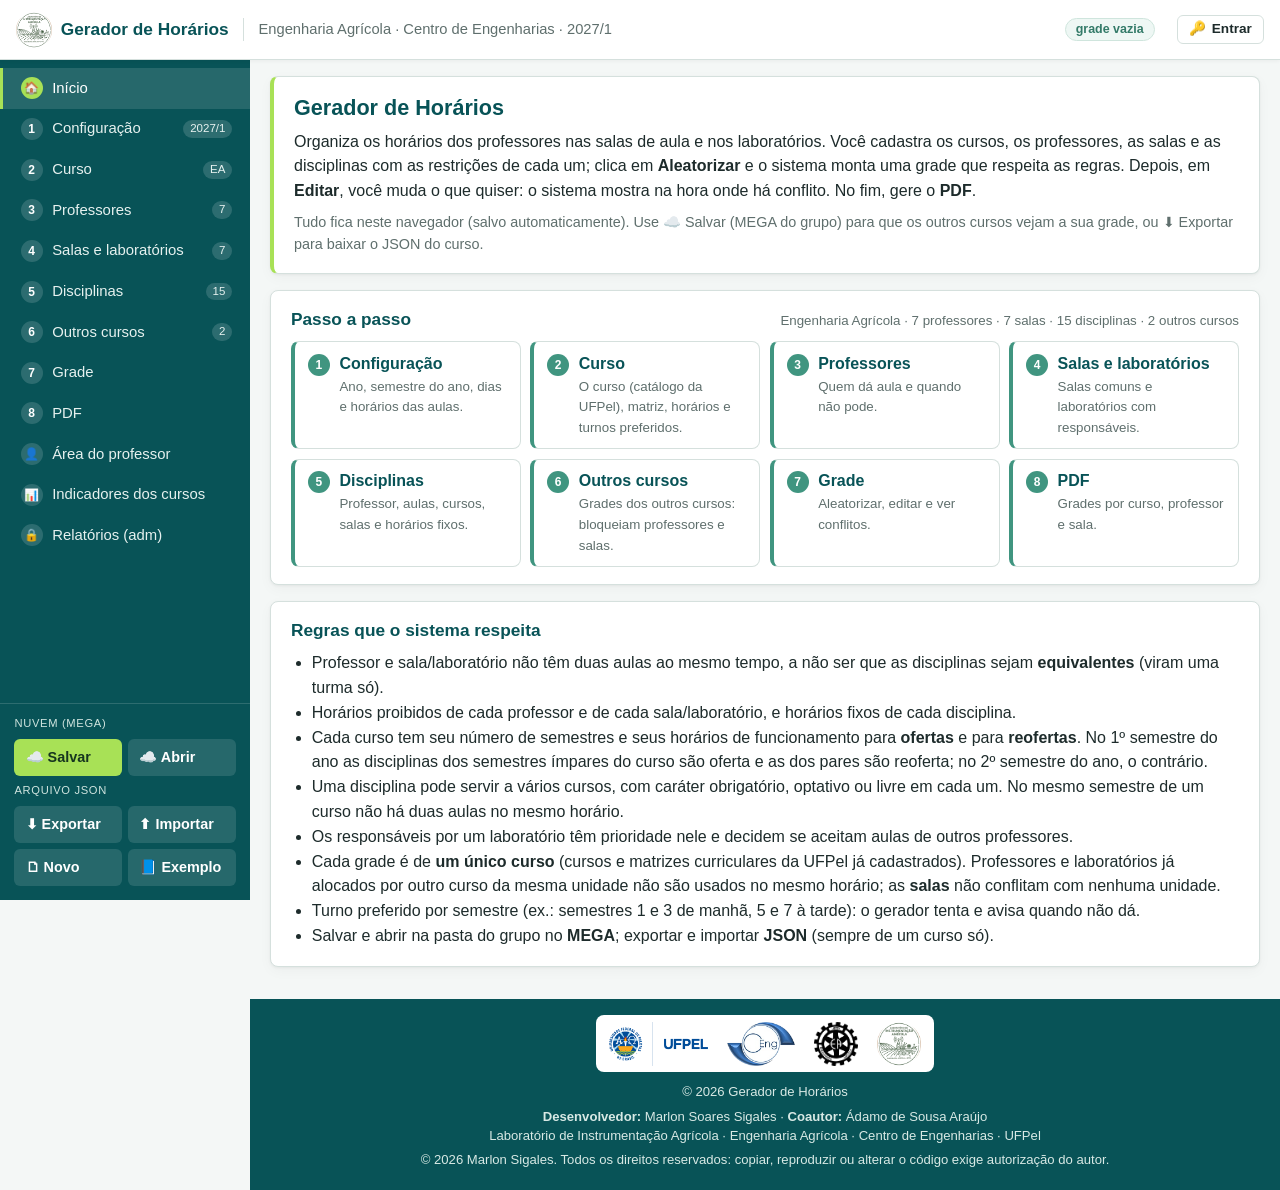
<file: index.html>
<!DOCTYPE html>
<!-- © 2026 Gerador de Horários — Marlon Sigales. Todos os direitos reservados; copiar, reproduzir ou alterar exige autorização do autor (ver LICENSE). -->
<html lang="pt-BR">
<head>
    <meta charset="UTF-8">
    <meta name="viewport" content="width=device-width, initial-scale=1.0">
    <title>Gerador de Horários</title>
    <meta name="description" content="Organiza os horários de professores em salas de aula e laboratórios: cadastro das restrições, geração aleatória, edição com conflitos destacados e PDF. Roda no navegador.">
    <link rel="icon" type="image/png" href="img/icone-instagri.png">
    <link rel="apple-touch-icon" href="img/icone-instagri-180.png">
    <link rel="stylesheet" href="css/style.css?v=20261117r">
</head>
<body>
    <header class="topbar">
        <button type="button" class="sidebar-toggle" aria-label="Abrir o menu" aria-expanded="false"></button>
        <a href="#inicio" class="topbar-marca" title="Início">
            <img src="img/logos/lia.png" alt="" height="36">
            <span>Gerador de Horários</span>
        </a>
        <span class="topbar-projeto" id="topbar-projeto">Engenharia Agrícola · CEng/UFPel</span>
        <a href="#grade" class="topbar-selo" id="topbar-selo" title="Situação da grade"></a>
        <button type="button" class="btn btn-secondary btn-sm" id="topbar-entrar" data-acao="entrar" style="margin-left:.5rem;white-space:nowrap">🔑 Entrar</button>
    </header>

    <div class="app-corpo">
        <aside class="sidebar" id="sidebar">
            <nav id="sidebar-nav" aria-label="Etapas"></nav>
            <div class="sidebar-arquivo">
                <span class="sidebar-arquivo-rotulo">Nuvem (MEGA)</span>
                <div class="sidebar-arquivo-linha">
                    <button type="button" class="sidebar-arquivo-btn" data-acao="mega-salvar" title="Salva uma versão nova deste curso na pasta do MEGA do grupo">☁️ Salvar</button>
                    <button type="button" class="sidebar-arquivo-btn secundario" data-acao="mega-abrir" title="Abre a grade de um curso salva no MEGA">☁️ Abrir</button>
                </div>
                <span class="sidebar-arquivo-rotulo">Arquivo JSON</span>
                <div class="sidebar-arquivo-linha">
                    <button type="button" class="sidebar-arquivo-btn secundario" data-acao="exportar-json" title="Baixa um .json só com este curso (cadastros e grade)">⬇ Exportar</button>
                    <button type="button" class="sidebar-arquivo-btn secundario" data-acao="importar-json" title="Abre um .json: como a grade deste curso ou como outro curso (bloqueios)">⬆ Importar</button>
                </div>
                <div class="sidebar-arquivo-linha">
                    <button type="button" class="sidebar-arquivo-btn secundario" data-acao="novo" title="Começa a grade de um curso do zero">🗋 Novo</button>
                    <button type="button" class="sidebar-arquivo-btn secundario" data-acao="exemplo" title="Carrega o exemplo pronto">📘 Exemplo</button>
                </div>
                <input type="file" id="arquivo-entrada" accept=".json,application/json" hidden>
            </div>
        </aside>
        <div class="sidebar-fundo" data-acao="fechar-menu"></div>

        <div class="app-conteudo">
            <main class="main-content" id="app" tabindex="-1">
                <div class="container">

                    <section class="pagina" id="p-inicio" data-titulo="Início">
                        <div class="card card-intro">
                            <h1>Gerador de Horários</h1>
                            <p>Organiza os horários dos professores nas salas de aula e nos laboratórios. Você cadastra os cursos, os
                                professores, as salas e as disciplinas com as restrições de cada um; clica em <b>Aleatorizar</b> e o
                                sistema monta uma grade que respeita as regras. Depois, em <b>Editar</b>, você muda o que quiser:
                                o sistema mostra na hora onde há conflito. No fim, gere o <b>PDF</b>.</p>
                            <p class="muted">Tudo fica neste navegador (salvo automaticamente). Use ☁️ Salvar (MEGA do grupo) para que os outros cursos vejam a sua grade, ou ⬇ Exportar para baixar o JSON do curso.</p>
                        </div>
                        <div class="card">
                            <div class="card-topo"><h2>Passo a passo</h2><small id="inicio-resumo"></small></div>
                            <ol class="passos" id="passos"></ol>
                        </div>
                        <div class="card">
                            <h2>Regras que o sistema respeita</h2>
                            <ul>
                                <li>Professor e sala/laboratório não têm duas aulas ao mesmo tempo, a não ser que as disciplinas sejam <b>equivalentes</b> (viram uma turma só).</li>
                                <li>Horários proibidos de cada professor e de cada sala/laboratório, e horários fixos de cada disciplina.</li>
                                <li>Cada curso tem seu número de semestres e seus horários de funcionamento para <b>ofertas</b> e para <b>reofertas</b>.
                                    No 1º semestre do ano as disciplinas dos semestres ímpares do curso são oferta e as dos pares são reoferta; no 2º semestre do ano, o contrário.</li>
                                <li>Uma disciplina pode servir a vários cursos, com caráter obrigatório, optativo ou livre em cada um. No mesmo semestre de um curso não há duas aulas no mesmo horário.</li>
                                <li>Os responsáveis por um laboratório têm prioridade nele e decidem se aceitam aulas de outros professores.</li>
                                <li>Cada grade é de <b>um único curso</b> (cursos e matrizes curriculares da UFPel já cadastrados). Professores e laboratórios já alocados por outro curso
                                    da mesma unidade não são usados no mesmo horário; as <b>salas</b> não conflitam com nenhuma unidade.</li>
                                <li>Turno preferido por semestre (ex.: semestres 1 e 3 de manhã, 5 e 7 à tarde): o gerador tenta e avisa quando não dá.</li>
                                <li>Salvar e abrir na pasta do grupo no <b>MEGA</b>; exportar e importar <b>JSON</b> (sempre de um curso só).</li>
                            </ul>
                        </div>
                    </section>

                    <section class="pagina" id="p-config" data-titulo="Configuração" hidden>
                        <div class="card">
                            <h2>Período, dias e horários</h2>
                            <div class="campos">
                                <label class="campo"><span>Título da grade</span><input type="text" id="cfg-titulo"></label>
                                <label class="campo"><span>Versão da prévia</span><input type="text" id="cfg-versao" placeholder="ex.: V1"><small>"Prévia dos Horários 2026.2 V1".</small></label>
                                <label class="campo"><span>Ano</span><input type="number" id="cfg-ano" min="2000" max="2100"></label>
                                <label class="campo"><span>Semestre do ano (período letivo)</span>
                                    <select id="cfg-metade"><option value="1">1º semestre do ano: semestres ímpares do curso = oferta, pares = reoferta</option><option value="2">2º semestre do ano: semestres pares do curso = oferta, ímpares = reoferta</option></select>
                                </label>
                            </div>
                            <div class="campos"><label class="campo"><span>Divisão padrão das aulas de cada disciplina na semana</span><select id="cfg-divisao"></select>
                                <small>Ex.: 4 aulas — todas seguidas: 4 juntas; em duas partes: 2 + 2 (em dias diferentes, se der). Cada disciplina pode escolher outra no cadastro.</small></label></div>
                            <fieldset><legend>Dias de aula</legend><div class="checks" id="cfg-dias"></div></fieldset>
                            <fieldset><legend>Horários das aulas (um por linha, início-fim)</legend>
                                <textarea id="cfg-horarios" rows="10" spellcheck="false"></textarea>
                                <small>Exemplo: 08:00-08:50. Aulas do mesmo turno com até 20 min de intervalo contam como seguidas (podem formar um bloco). O turno vem do início: manhã antes das 12h, tarde antes das 18h30, noite depois.</small>
                                <p class="muted" style="margin-top:.4rem"><b>Código do horário</b> (padrão UFPel): dia + turno + período no turno. Dia: domingo 1, segunda 2, terça 3, quarta 4, quinta 5, sexta 6, sábado 7.
                                    Turno: manhã 1, tarde 2, noite 3. Ex.: 611 = sexta, manhã, 1º período; 222 = segunda, tarde, 2º período; sexta à tarde, quatro períodos = 621 622 623 624.</p>
                                <div id="cfg-codigos" class="tabela-wrap"></div>
                                <div class="barra" style="margin-top:.5rem"><button type="button" class="btn btn-secondary btn-sm" data-acao="horarios-padrao">Usar horários do CEng/UFPel (50 min)</button></div>
                            </fieldset>
                            <div class="barra"><button type="button" class="btn btn-primary" data-acao="salvar-config">Salvar configuração</button><small class="muted">Mudar dias ou horários mantém o que já foi marcado nos horários que continuam existindo.</small></div>
                        </div>
                        <div class="card" id="card-calendario">
                            <div class="card-topo"><h2>Calendário acadêmico vigente</h2><small id="cal-resumo"></small></div>
                            <p class="muted">Feriados, recessos e pontos facultativos vêm sempre do link do calendário acadêmico vigente da UFPel (CRA). Eles entram no fim do PDF,
                                com os dias letivos e as disciplinas mais prejudicadas pela grade.</p>
                            <div class="campos"><label class="campo" style="grid-column: 1 / -1"><span>Link do calendário acadêmico vigente</span><input type="text" id="cal-url" spellcheck="false"></label></div>
                            <div class="barra">
                                <button type="button" class="btn btn-primary btn-sm" data-acao="cal-buscar">🔎 Buscar no link</button>
                                <a class="btn btn-secondary btn-sm" id="cal-abrir" href="#" target="_blank" rel="noopener">↗ Abrir o link</a>
                                <button type="button" class="btn btn-secondary btn-sm" data-acao="cal-2027">Usar o de 2027 já embutido</button>
                            </div>
                            <details id="cal-colar"><summary style="cursor:pointer;font-weight:600;color:var(--teal)">Se o navegador não deixar ler o link: copie a página e cole aqui</summary>
                                <p class="muted">Abra o link, selecione tudo (Ctrl+A), copie (Ctrl+C) e cole abaixo (Ctrl+V). O app acha as datas e classifica cada uma.</p>
                                <textarea id="cal-texto" rows="6" placeholder="Cole aqui o texto da página do calendário acadêmico"></textarea>
                                <div class="barra" style="margin-top:.4rem"><button type="button" class="btn btn-primary btn-sm" data-acao="cal-ler-texto">Ler o texto colado</button></div>
                            </details>
                            <div class="campos" style="margin-top:.6rem">
                                <label class="campo"><span>1º semestre do ano: início</span><input type="text" id="cal-s1-ini" placeholder="AAAA-MM-DD"></label>
                                <label class="campo"><span>1º semestre do ano: último dia letivo</span><input type="text" id="cal-s1-fim" placeholder="AAAA-MM-DD"></label>
                                <label class="campo"><span>2º semestre do ano: início</span><input type="text" id="cal-s2-ini" placeholder="AAAA-MM-DD"></label>
                                <label class="campo"><span>2º semestre do ano: último dia letivo</span><input type="text" id="cal-s2-fim" placeholder="AAAA-MM-DD"></label>
                            </div>
                            <div class="barra"><button type="button" class="btn btn-secondary btn-sm" data-acao="cal-salvar-datas">Salvar datas do semestre</button></div>
                            <div class="tabela-wrap" id="cal-eventos"></div>
                        </div>
                        <div class="card">
                            <div class="card-topo"><h2>Eventos do curso (semana acadêmica etc.)</h2><div class="barra" style="margin:0">
                                <button type="button" class="btn btn-secondary btn-sm" data-acao="evc-mais">+ Evento</button><button type="button" class="btn btn-primary btn-sm" data-acao="evc-salvar">Salvar</button></div></div>
                            <p class="muted">Datas do curso que não estão no calendário da UFPel. "Sem aula" tira as aulas do curso nesses dias: entram nos dias letivos do PDF e no cronograma dos planos de ensino.
                                Só o curso (coordenação) altera. Ausências de cada professor (congressos, ausências justificadas) ficam na Área do professor.</p>
                            <div id="cal-eventos-curso"></div>
                        </div>
                    </section>

                                    <section class="pagina" id="p-cursos" data-titulo="Curso" hidden>
                        <div class="card">
                            <div class="card-topo"><h2>Curso desta grade</h2></div>
                            <p class="muted">Cada grade é de um único curso. Os outros cursos fazem as grades deles e salvam no MEGA (ou exportam o JSON):
                                os professores e salas que eles já usam ficam bloqueados aqui (página “Outros cursos”).</p>
                            <div id="curso-pagina"></div>
                        </div>
                        <div class="card">
                            <div class="card-topo"><h2>Unidade</h2></div>
                            <p class="muted">Dados da unidade (salas, laboratórios, professores, cursos e calendário — nada individual) para dividir entre os cursos.
                                Importar junta o que falta pelo nome (não apaga nada).</p>
                            <div class="barra">
                                <button type="button" class="btn btn-secondary btn-sm" data-acao="unidade-exportar">⬇ Exportar unidade (JSON)</button>
                                <button type="button" class="btn btn-secondary btn-sm" data-acao="unidade-importar">⬆ Importar unidade (JSON)</button>
                                <button type="button" class="btn btn-primary btn-sm" data-acao="unidade-mega-salvar">☁️ Salvar unidade no MEGA</button>
                                <button type="button" class="btn btn-secondary btn-sm" data-acao="unidade-mega-abrir">☁️ Trazer unidade do MEGA</button>
                            </div>
                        </div>
                    </section>

                    <section class="pagina" id="p-outros" data-titulo="Outros cursos" hidden>
                        <div class="card">
                            <div class="card-topo"><h2>Outros cursos (bloqueios)</h2>
                                <div class="barra" style="margin:0"><button type="button" class="btn btn-primary btn-sm" data-acao="mega-outros">☁️ Buscar no MEGA</button>
                                <button type="button" class="btn btn-secondary btn-sm" data-acao="importar-json-outro">⬆ Importar JSON de outro curso</button></div></div>
                            <ul>
                                <li>Professores e laboratórios já alocados por outro curso <b>da mesma unidade</b> não podem ser usados no mesmo horário.</li>
                                <li>As <b>salas</b> não podem conflitar com nenhum curso, de nenhuma unidade (cada unidade é autônoma para o resto).</li>
                                <li>A mesma disciplina (mesmo código), com o mesmo professor e na mesma sala, vira <b>turma conjunta</b>: é permitido, e o gerador prefere juntar.</li>
                                <li>Professores e salas são reconhecidos pelo <b>nome</b> (sem diferença de maiúsculas e acentos): use o mesmo nome em todos os cursos.</li>
                            </ul>
                            <div class="tabela-wrap" id="lista-outros"></div>
                        </div>
                        <div class="card" id="card-pedidos"></div>
                    </section>

                    <section class="pagina" id="p-professores" data-titulo="Professores" hidden>
                        <div class="card">
                            <div class="card-topo"><h2>Professores</h2><button type="button" class="btn btn-primary btn-sm" data-acao="novo-item" data-tipo="professor">+ Novo professor</button></div>
                            <p class="muted">Marque os horários em que cada professor não pode dar aula.</p>
                            <div class="tabela-wrap" id="lista-professor"></div>
                        </div>
                    </section>

                    <section class="pagina" id="p-salas" data-titulo="Salas e laboratórios" hidden>
                        <div class="card">
                            <div class="card-topo"><h2>Salas e laboratórios</h2><button type="button" class="btn btn-primary btn-sm" data-acao="novo-item" data-tipo="sala">+ Nova sala ou laboratório</button></div>
                            <p class="muted">Os responsáveis por um laboratório têm prioridade nele e decidem se aceitam aulas de outros professores.</p>
                            <div class="tabela-wrap" id="lista-sala"></div>
                        </div>
                    </section>

                    <section class="pagina" id="p-disciplinas" data-titulo="Disciplinas" hidden>
                        <div class="card">
                            <div class="card-topo"><h2>Disciplinas (cadeiras)</h2><button type="button" class="btn btn-primary btn-sm" data-acao="novo-item" data-tipo="disciplina">+ Nova disciplina</button></div>
                            <p class="muted">Cada disciplina tem um professor responsável e pode servir a vários cursos (obrigatória, optativa ou livre em cada um).</p>
                            <div class="campos" style="max-width:640px"><label class="campo"><span>Filtrar</span><input type="text" id="filtro-disc" placeholder="código, nome, professor ou curso"></label></div>
                            <div class="tabela-wrap" id="lista-disciplina"></div>
                        </div>
                    </section>

                    <section class="pagina" id="p-grade" data-titulo="Grade" hidden>
                        <div class="card">
                            <div class="card-topo"><h2>Grade horária</h2><div class="resumo" id="grade-resumo"></div></div>
                            <div class="barra">
                                <button type="button" class="btn btn-primary" data-acao="aleatorizar" title="Sorteia só as aulas que não estão fixadas 🔒 (só o curso)">🎲 Aleatorizar</button>
                                <button type="button" class="btn btn-secondary" data-acao="editar" id="btn-editar" title="Mudar o que foi gerado">✏️ Editar</button>
                                <button type="button" class="btn btn-secondary" data-acao="desfazer" id="btn-desfazer" title="Desfaz a última mudança na grade">↶ Desfazer</button>
                                <button type="button" class="btn btn-secondary" data-acao="destravar-tudo" title="Solta todas as aulas fixadas (o Aleatorizar volta a poder mexer nelas)">🔓 Soltar todas</button>
                                <button type="button" class="btn btn-perigo" data-acao="limpar-grade">Limpar grade</button>
                            </div>
                            <div id="painel-edicao"></div>
                            <div class="visao">
                                <div class="abas" role="tablist" id="visao-abas">
                                    <button type="button" data-visao="curso">Curso e semestre</button>
                                    <button type="button" data-visao="professor">Professor</button>
                                    <button type="button" data-visao="sala">Sala ou laboratório</button>
                                    <button type="button" data-visao="relacao" title="Relação de disciplinas e professores com os códigos de horário (sem grade)">Relação (códigos)</button>
                                </div>
                                <label class="campo"><span id="visao-rotulo">Curso</span><select id="visao-item"></select></label>
                                <label class="campo" id="visao-sem-campo"><span>Semestre</span><select id="visao-semestre"></select></label>
                            </div>
                            <div class="grade-wrap" id="grade-wrap"></div>
                            <div class="legenda" id="legenda"></div>
                        </div>
                        <div class="duas-colunas">
                            <div class="card">
                                <div class="card-topo"><h2>Conflitos</h2><small id="conflitos-conta"></small></div>
                                <ul class="lista-conflitos" id="lista-conflitos"></ul>
                            </div>
                            <div class="card">
                                <div class="card-topo"><h2>Aulas sem lugar</h2><small id="faltam-conta"></small></div>
                                <div id="lista-faltam"></div>
                            </div>
                        </div>
                    </section>

                    <section class="pagina" id="p-professor" data-titulo="Área do professor" hidden>
                        <div id="professor-conteudo"></div>
                    </section>

                    <section class="pagina" id="p-indicadores" data-titulo="Indicadores dos cursos" hidden>
                        <div id="indicadores-conteudo"></div>
                    </section>

                    <section class="pagina" id="p-relatorios" data-titulo="Relatórios internos" hidden>
                        <div id="relatorios-conteudo"></div>
                    </section>

                    <section class="pagina" id="p-pdf" data-titulo="PDF" hidden>
                        <div class="card">
                            <h2>Gerar PDF</h2>
                            <p>O PDF sai em A4 deitado, com uma página por grade e os logos no topo. Escolha o que entra:</p>
                            <fieldset><legend>Conteúdo</legend>
                                <div class="checks" style="flex-direction:column">
                                    <label><input type="checkbox" id="pdf-capa" checked> Capa com o resumo (período, cursos, ofertas e reofertas)</label>
                                    <label><input type="checkbox" id="pdf-curso" checked> Grade de cada curso e semestre (ofertas e reofertas)</label>
                                    <label><input type="checkbox" id="pdf-professor" checked> Grade de cada professor</label>
                                    <label><input type="checkbox" id="pdf-sala" checked> Grade de cada sala e laboratório</label>
                                    <label><input type="checkbox" id="pdf-relacao" checked> Relação de disciplinas e professores por curso e semestre, com os códigos de horário (ex.: 621 622 623 624), sem grade</label>
                                    <label><input type="checkbox" id="pdf-disciplinas" checked> Lista das disciplinas (professor responsável, cursos, salas)</label>
                                    <label><input type="checkbox" id="pdf-previa" checked> Prévia por semestre (turma, professor, CR, vagas para o curso e situação: com horário, sem horário, não será ofertada)</label>
                                    <label><input type="checkbox" id="pdf-pedidos" checked> Pedidos de vagas (feitos e recebidos, com a resposta)</label>
                                    <label><input type="checkbox" id="pdf-demanda" checked> Demanda de salas (turma, horários, vagas, sala)</label>
                                    <label><input type="checkbox" id="pdf-conflitos" checked> Conflitos e aulas sem lugar</label>
                                    <label><input type="checkbox" id="pdf-calendario" checked> No fim: calendário acadêmico vigente — feriados, dias letivos e disciplinas mais prejudicadas</label>
                                    <label><input type="checkbox" id="pdf-vazios"> Incluir semestres, professores e salas sem aula</label>
                                </div>
                            </fieldset>
                            <div class="barra"><button type="button" class="btn btn-primary" data-acao="gerar-pdf">📄 Gerar PDF</button><small class="muted" id="pdf-info"></small></div>
                        </div>
                        <div class="card">
                            <h2>Documento de horários do CEng (.docx)</h2>
                            <p>No padrão do Centro de Engenharias: A4 deitado; capa do colegiado com o calendário; uma página por semestre e uma das optativas, com a grade (código – sigla / nome – turma) e a lista Disciplina, Turma, Professor, SIAPE, Vagas e Observação. No fim, os pedidos de vagas e a demanda de salas.
                                Os dados do colegiado ficam em Curso → Editar; SIAPE e tratamento (Prof./Profa.), no cadastro de cada professor.</p>
                            <div class="barra"><button type="button" class="btn btn-primary" data-acao="docx-ceng">📝 Baixar horários no padrão CEng (.docx)</button></div>
                        </div>
                    </section>

                </div>
            </main>

            <footer class="footer">
                <div class="container">
                    <div class="footer-logos">
                        <img src="img/logos/ufpel.png" alt="Universidade Federal de Pelotas" height="64">
                        <img src="img/logos/ceng.png" alt="Centro de Engenharias - UFPel" height="64">
                        <img src="img/logos/ea.png" alt="Engenharia Agrícola - UFPel" height="64">
                        <img src="img/logos/lia.png" alt="Laboratório de Instrumentação Agrícola - UFPel" height="64">
                    </div>
                    <p>&copy; 2026 Gerador de Horários</p>
                    <p class="footer-credits"><strong>Desenvolvedor:</strong> Marlon Soares Sigales · <strong>Coautor:</strong> Ádamo de Sousa Araújo<br>
                        Laboratório de Instrumentação Agrícola · Engenharia Agrícola · Centro de Engenharias · UFPel</p>
                    <p class="footer-credits">© 2026 Marlon Sigales. Todos os direitos reservados: copiar, reproduzir ou alterar o código exige autorização do autor.</p>
                </div>
            </footer>
        </div>
    </div>

    <dialog class="janela" id="janela"></dialog>
    <div class="aviso-flutuante" id="aviso" role="status" aria-live="polite"></div>

    <script src="js/nucleo.js?v=20261117r"></script>
    <script src="js/matrizes.js?v=20261117r"></script>
    <script src="js/exemplo.js?v=20261117r"></script>
    <script src="js/nuvem.js?v=20261117r"></script>
    <script src="js/planos.js?v=20261117r"></script>
    <script src="js/logos.js?v=20261117r"></script>
    <script src="js/vendor/jspdf.umd.min.js"></script>
    <script src="js/vendor/jspdf.plugin.autotable.min.js"></script>
    <script src="js/vendor/docx.umd.js"></script>
    <script src="js/docx-docs.js?v=20261117r"></script>
    <script src="js/pdf.js?v=20261117r"></script>
    <script src="js/app.js?v=20261117r"></script>
</body>
</html>
</file>
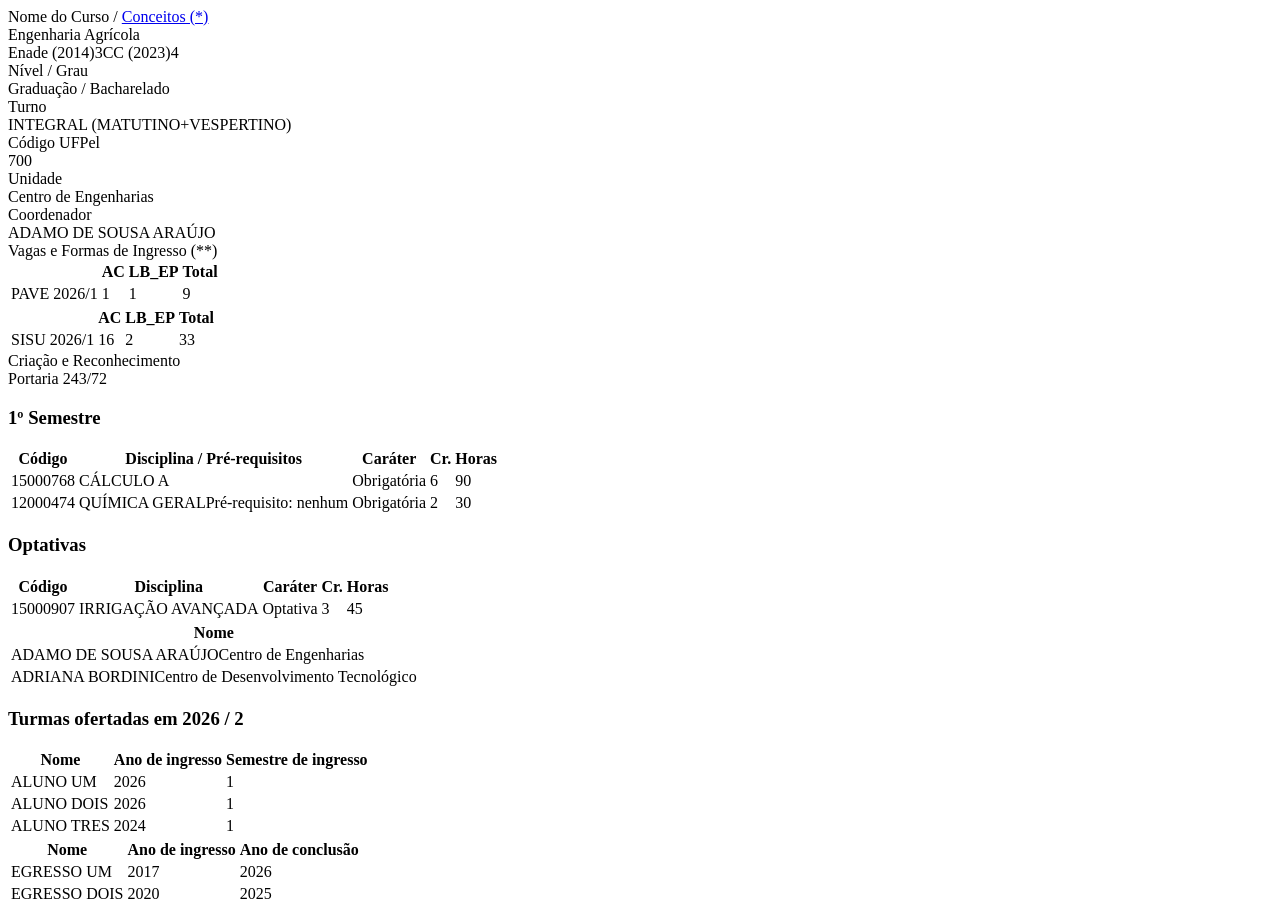
<file: tests/fixtures/curso.html>
<html><body><div class="conteudo-principal">
<div class="ficha-dados"><div class="ficha-label">Nome do Curso / <a class="ref-rodape" href="#notas">Conceitos (*)</a></div> <div class="ficha-campo caps maior cor-texto">Engenharia Agrícola</div>
<div class="ficha-campo curso-conceitos"> <span class="curso-conceito"><span class="curso-conceito-nome">Enade (2014)</span><span class="curso-conceito-nota">3</span></span><span class="curso-conceito"><span class="curso-conceito-nome">CC (2023)</span><span class="curso-conceito-nota">4</span></span> </div>
<div class="ficha-label">Nível / Grau</div> <div class="ficha-campo caps"> Graduação / Bacharelado </div>
<div class="ficha-label">Turno</div> <div class="ficha-campo">INTEGRAL (MATUTINO+VESPERTINO)</div>
<div class="ficha-label">Código UFPel</div> <div class="ficha-campo">700</div>
<div class="ficha-label">Unidade</div> <div class="ficha-campo"><a>Centro de Engenharias</a></div>
<div class="ficha-label">Coordenador</div> <div class="ficha-campo"><a>ADAMO DE SOUSA ARAÚJO</a></div>
<div class="ficha-label">Vagas e Formas de Ingresso (**)</div>
<table class="tabela-fixed"><tr><th></th><th>AC</th><th>LB_EP</th><th>Total</th></tr><tr><td>PAVE 2026/1</td><td>1</td><td>1</td><td>9</td></tr></table>
<table class="tabela-fixed"><tr><th></th><th>AC</th><th>LB_EP</th><th>Total</th></tr><tr><td>SISU 2026/1</td><td>16</td><td>2</td><td>33</td></tr></table>
<div class="ficha-label">Criação e Reconhecimento</div> <div class="ficha-campo">Portaria 243/72</div></div>
<div class="abas-conteudo"><div id="curriculo"><div class="accordion cor-borda open"><h3 class="cor-fundo">1º Semestre</h3><div><table class="tabela-dados"><tbody><tr><th>Código</th><th>Disciplina / Pré-requisitos</th><th>Caráter</th><th>Cr.</th><th>Horas</th></tr><tr><td><a>15000768</a></td><td><a>CÁLCULO A</a></td><td>Obrigatória</td><td>6</td><td>90</td></tr><tr><td><a>12000474</a></td><td><a>QUÍMICA GERAL</a><span>Pré-requisito: nenhum</span></td><td>Obrigatória</td><td>2</td><td>30</td></tr></tbody></table></div></div>
<div class="accordion cor-borda"><h3 class="cor-fundo">Optativas</h3><div><table class="tabela-dados"><tbody><tr><th>Código</th><th>Disciplina</th><th>Caráter</th><th>Cr.</th><th>Horas</th></tr><tr><td><a>15000907</a></td><td><a>IRRIGAÇÃO AVANÇADA</a></td><td>Optativa</td><td>3</td><td>45</td></tr></tbody></table></div></div></div>
<div id="professores"><table><thead><tr><th>Nome</th></tr></thead><tbody><tr><td class="h-card"><a class="u-url"><span class="tabela-detalhe-titulo p-name">ADAMO DE SOUSA ARAÚJO</span><span class="tabela-detalhe-info">Centro de Engenharias</span></a></td></tr><tr><td class="h-card"><a><span class="p-name">ADRIANA BORDINI</span><span class="tabela-detalhe-info">Centro de Desenvolvimento Tecnológico</span></a></td></tr></tbody></table></div>
<div id="turmas"><h3>Turmas ofertadas em 2026 / 2</h3></div>
<div id="alunos"><table><thead><tr><th>Nome</th><th>Ano de ingresso</th><th>Semestre de ingresso</th></tr></thead><tbody><tr><td>ALUNO UM</td><td>2026</td><td>1</td></tr><tr><td>ALUNO DOIS</td><td>2026</td><td>1</td></tr><tr><td>ALUNO TRES</td><td>2024</td><td>1</td></tr></tbody></table></div>
<div id="egressos"><table><thead><tr><th>Nome</th><th>Ano de ingresso</th><th>Ano de conclusão</th></tr></thead><tbody><tr><td>EGRESSO UM</td><td>2017</td><td>2026</td></tr><tr><td>EGRESSO DOIS</td><td>2020</td><td>2025</td></tr></tbody></table></div>
</div></div></body></html>
</file>
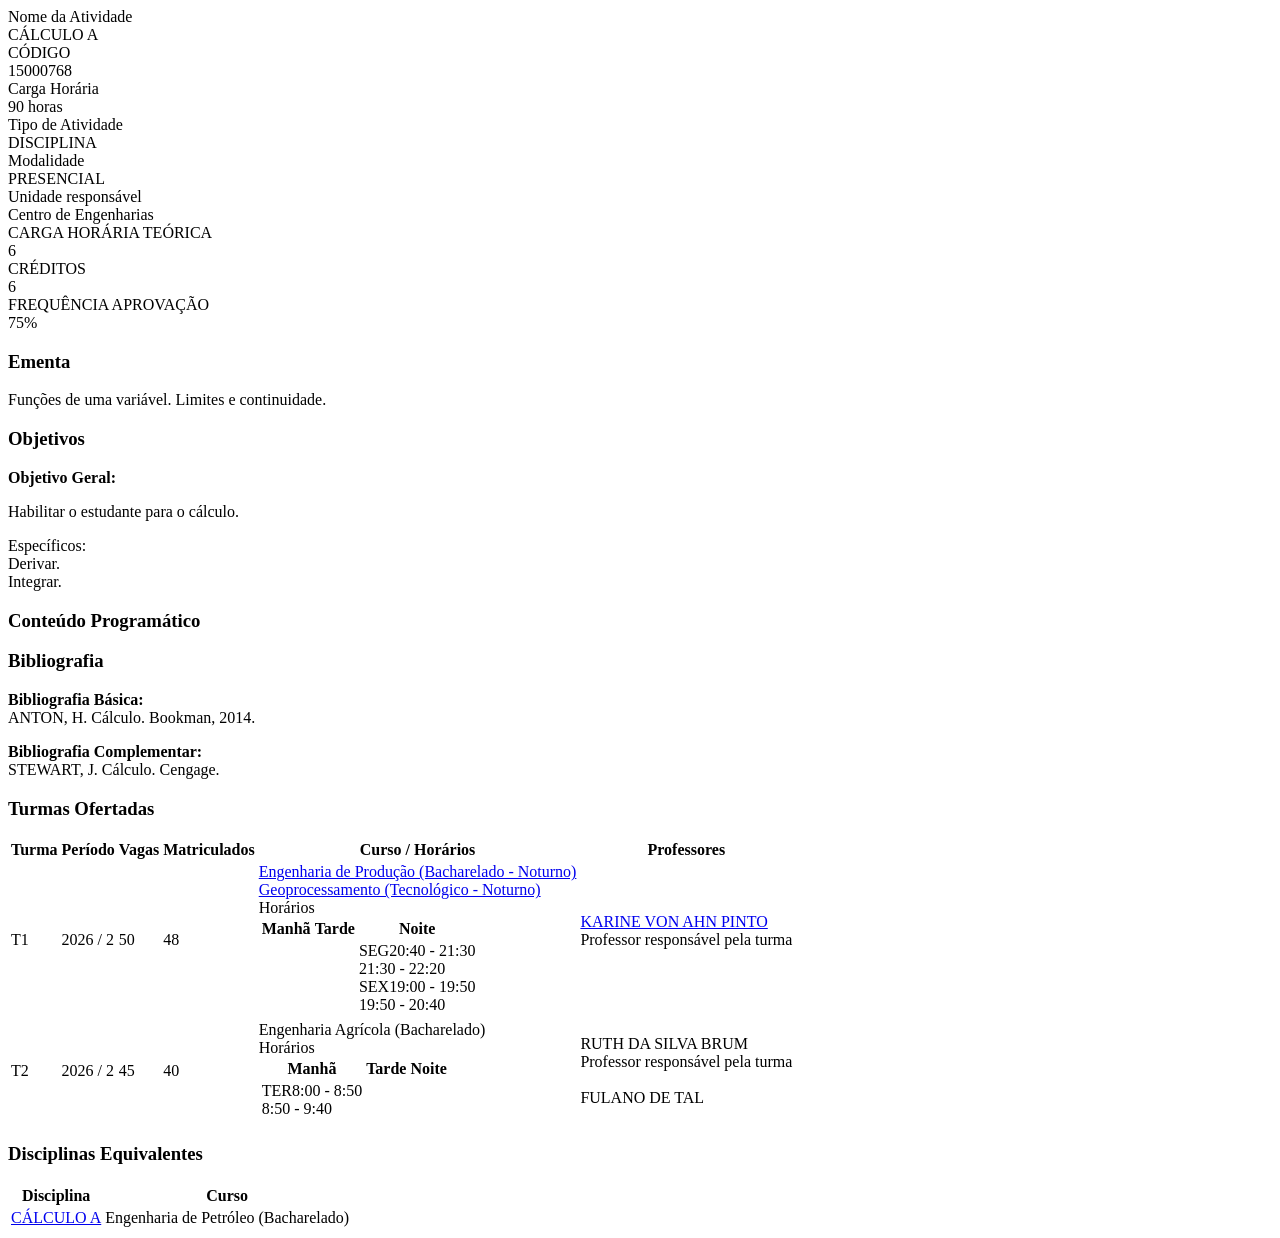
<file: tests/fixtures/disciplina.html>
<html><body><div class="conteudo-principal conteudo-principal-full">
<div class="ficha-dados cor-borda"> <div class="ficha-label">Nome da Atividade</div> <div class="ficha-campo caps maior cor-texto">CÁLCULO A</div> <div class="ficha-label">CÓDIGO</div> <div class="ficha-campo">15000768</div> <div class="ficha-label">Carga Horária</div> <div class="ficha-campo">90 horas</div> <div class="ficha-label">Tipo de Atividade</div> <div class="ficha-campo">DISCIPLINA</div> <div class="ficha-label">Modalidade</div> <div class="ficha-campo">PRESENCIAL</div> <div class="ficha-label">Unidade responsável</div> <div class="ficha-campo"><a>Centro de Engenharias</a></div> <div class="ficha-label">CARGA HORÁRIA TEÓRICA</div><div class="ficha-campo">6</div><div class="ficha-label">CRÉDITOS</div><div class="ficha-campo">6</div><div class="ficha-label">FREQUÊNCIA APROVAÇÃO</div><div class="ficha-campo">75%</div></div>
<h3>Ementa</h3><p>Funções de uma variável. Limites e continuidade.</p>
<h3>Objetivos</h3><p><strong>Objetivo Geral:</strong></p><p>Habilitar o estudante para o cálculo.</p><p>Específicos:<br>Derivar.<br>Integrar.</p>
<h3>Conteúdo Programático</h3>
<h3>Bibliografia</h3><p><strong>Bibliografia Básica:</strong><br>ANTON, H. Cálculo. Bookman, 2014.</p><p><strong>Bibliografia Complementar:</strong><br>STEWART, J. Cálculo. Cengage.</p>
<h3>Turmas Ofertadas</h3><table class="tabela-dados cor-borda"><tbody><tr><th>Turma</th><th>Período</th><th>Vagas</th><th>Matriculados</th><th>Curso / Horários</th><th>Professores</th></tr>
<tr><td>T1</td><td>2026 / 2</td><td>50</td><td>48</td><td> <a href="/cursos/cod/6700">Engenharia de Produção (Bacharelado - Noturno)</a><br><a href="/cursos/cod/5590">Geoprocessamento (Tecnológico - Noturno)</a><br><div class="tooltip"><a><i class="fas fa-plus-square"></i> Horários</a><div class="tooltip-container"><table class="grade-horarios cor-borda"><tbody><tr class="cor-fundo"><th>Manhã</th><th>Tarde</th><th>Noite</th></tr><tr><td></td><td></td><td><span class="grade-horarios-dia">SEG</span>20:40 - 21:30<br><span class="grade-horarios-dia"></span>21:30 - 22:20<br><span class="grade-horarios-dia">SEX</span>19:00 - 19:50<br><span class="grade-horarios-dia"></span>19:50 - 20:40<br></td></tr></tbody></table></div></div> </td><td> <a href="/servidores/x">KARINE VON AHN PINTO</a><div class="ficha-label">Professor responsável pela turma</div><br> </td></tr>
<tr><td>T2</td><td>2026 / 2</td><td>45</td><td>40</td><td><a>Engenharia Agrícola (Bacharelado)</a><br><div class="tooltip"><a>Horários</a><div class="tooltip-container"><table class="grade-horarios cor-borda"><tbody><tr><th>Manhã</th><th>Tarde</th><th>Noite</th></tr><tr><td><span class="grade-horarios-dia">TER</span>8:00 - 8:50<br><span class="grade-horarios-dia"></span>8:50 - 9:40<br></td><td></td><td></td></tr></tbody></table></div></div></td><td><a>RUTH DA SILVA BRUM</a><div class="ficha-label">Professor responsável pela turma</div><br><a>FULANO DE TAL</a><br></td></tr>
</tbody></table>
<h3>Disciplinas Equivalentes</h3><table class="tabela-dados cor-borda"><tbody><tr><th>Disciplina</th><th>Curso</th></tr><tr><td><a href="/disciplinas/id/27434">CÁLCULO A</a></td><td>Engenharia de Petróleo (Bacharelado)</td></tr></tbody></table>
</div></body></html>
</file>
<file: css/style.css>
/* © 2026 Gerador de Horários — Marlon Sigales. Todos os direitos reservados; copiar, reproduzir ou alterar exige autorização do autor (ver LICENSE).
   Mesma identidade visual dos outros apps do autor (QFD, Projeto Conceitual, Gestão de Projetos, Central de Aplicativos). */

* { margin: 0; padding: 0; box-sizing: border-box; }

:root {
  --teal: #085357;
  --teal-claro: #1b6064;
  --verde: #409580;
  --verde-escuro: #337a68;
  --limao: #a8e156;
  --verde-claro: #eef7f4;
  --fundo: #f4f7f6;
  --borda: #d5e0dd;
  --texto: #1d2b2b;
  --suave: #5f6f6d;
  --perigo: #b3261e;
  --amarelo: #d4a017;
  --sidebar: 250px;
  --topbar: 60px;
}

html { scroll-padding-top: calc(var(--topbar) + 10px); scroll-behavior: smooth; }
body { font-family: 'Segoe UI', Roboto, Tahoma, Arial, sans-serif; line-height: 1.55; color: var(--texto); background: var(--fundo); overflow-x: clip; }
a { color: var(--verde-escuro); }
img { max-width: 100%; }
h1, h2, h3, h4 { color: var(--teal); line-height: 1.25; }
h1 { font-size: 1.35rem; margin-bottom: 0.5rem; }
h2 { font-size: 1.08rem; margin-bottom: 0.6rem; }
h3 { font-size: 0.98rem; margin: 0.9rem 0 0.4rem; color: var(--verde-escuro); }
ul, ol { padding-left: 1.3rem; }
small { color: var(--suave); }
p + p { margin-top: 0.45rem; }
.muted { color: var(--suave); font-size: 0.9rem; }

/* ---------------- topo ---------------- */
.topbar { position: sticky; top: 0; z-index: 50; height: var(--topbar); display: flex; align-items: center; gap: 0.9rem; padding: 0 1rem;
  background: #fff; border-bottom: 1px solid var(--borda); box-shadow: 0 1px 4px rgba(0,0,0,.05); }
.topbar-marca { display: flex; align-items: center; gap: 0.55rem; text-decoration: none; color: var(--teal); font-weight: 700; font-size: 1.08rem; white-space: nowrap; }
.topbar-marca img { height: 36px; width: auto; }
.topbar-projeto { min-width: 0; flex: 1 1 auto; color: var(--suave); font-size: 0.92rem; overflow: hidden; text-overflow: ellipsis; white-space: nowrap; padding-left: 0.9rem; border-left: 1px solid var(--borda); }
.topbar-selo { font-size: 0.78rem; font-weight: 600; color: var(--verde-escuro); background: var(--verde-claro); border: 1px solid #cfe5dd; border-radius: 12px; padding: 1px 10px; white-space: nowrap; text-decoration: none; }
.sidebar-toggle { display: none; border: 0; background: none; cursor: pointer; color: var(--teal); padding: 0.3rem 0.45rem; border-radius: 6px; }
.sidebar-toggle::before { content: "☰"; font-size: 1.45rem; line-height: 1; }
.sidebar-toggle:hover { background: var(--verde-claro); }

/* ---------------- corpo: menu lateral + conteúdo ---------------- */
.app-corpo { display: flex; align-items: flex-start; min-height: calc(100vh - var(--topbar)); }
.app-conteudo { flex: 1 1 auto; min-width: 0; display: flex; flex-direction: column; min-height: calc(100vh - var(--topbar)); }
.main-content { flex: 1 0 auto; padding: 1rem 0; outline: none; }
.container { max-width: 1400px; margin: 0 auto; padding: 0 20px; }

.sidebar { flex: 0 0 var(--sidebar); width: var(--sidebar); background: var(--teal); color: #fff; display: flex; flex-direction: column;
  position: sticky; top: var(--topbar); height: calc(100vh - var(--topbar)); height: calc(100dvh - var(--topbar)); overflow: hidden; z-index: 40; }
.sidebar nav { flex: 1 1 auto; min-height: 0; overflow-y: auto; padding: 0.5rem 0; }
.sidebar-grupo { display: block; margin: 0.7rem 1.1rem 0.2rem; font-size: 0.7rem; letter-spacing: .08em; text-transform: uppercase; color: #9fc6bf; }
.sidebar-link { display: flex; align-items: center; gap: 0.6rem; padding: 0.55rem 1.1rem; color: #e6f1ef; text-decoration: none; font-size: 0.93rem; border-left: 3px solid transparent; }
.sidebar-link:hover { background: rgba(255,255,255,.07); color: #fff; border-left-color: var(--limao); }
.sidebar-num { flex: 0 0 22px; width: 22px; min-width: 22px; height: 22px; aspect-ratio: 1 / 1; border-radius: 50%; display: inline-flex; align-items: center; justify-content: center;
  font-size: 0.75rem; font-weight: 700; line-height: 1; background: rgba(255,255,255,.15); color: #fff; }
.sidebar-arquivo { flex: none; padding: 0.7rem 0.9rem 0.9rem; border-top: 1px solid rgba(255,255,255,.15); display: flex; flex-direction: column; gap: 0.4rem; }
.sidebar-arquivo-rotulo { color: #cfe4df; font-size: 0.7rem; text-transform: uppercase; letter-spacing: .06em; }
.sidebar-nivel { display: flex; flex-direction: column; gap: 0.2rem; font-size: 0.85rem; color: #e6f1ef; }
.sidebar-nivel span { font-size: 0.78rem; color: #cfe4df; }
.sidebar-arquivo-btn { font: inherit; font-size: 0.9rem; font-weight: 700; text-align: left; cursor: pointer; border: 0; border-radius: 6px; padding: 0.45rem 0.7rem; background: var(--limao); color: #16361f; text-decoration: none; }
.sidebar-arquivo-btn:hover { filter: brightness(1.05); }
.sidebar-fundo { display: none; }

/* ---------------- cartões e botões ---------------- */
.card { background: #fff; border: 1px solid var(--borda); border-radius: 8px; box-shadow: 0 1px 3px rgba(0,0,0,.05), 0 4px 14px rgba(0,0,0,.035);
  padding: 1.1rem 1.25rem; margin-bottom: 1rem; min-width: 0; }
.card-topo { display: flex; align-items: baseline; justify-content: space-between; gap: 0.3rem 0.8rem; flex-wrap: wrap; margin-bottom: 0.6rem; }
.card-topo h2, .card-topo h3 { margin: 0; }
.card-intro { border-left: 4px solid var(--limao); }
.btn { display: inline-flex; align-items: center; justify-content: center; gap: 0.35rem; font: inherit; font-size: 0.92rem; font-weight: 600; line-height: 1.25; cursor: pointer; text-decoration: none;
  border-radius: 6px; padding: 0.5rem 0.95rem; border: 1px solid transparent; max-width: 100%; transition: background .15s, border-color .15s; }
.btn-secondary { background: #fff; color: var(--texto); border-color: var(--borda); }
.btn-secondary:hover { border-color: var(--verde); color: var(--teal); }
.btn-sm { padding: 0.32rem 0.7rem; font-size: 0.85rem; }


/* ---------------- rodapé e aviso ---------------- */
.footer { background: var(--teal); color: #d8e9e5; padding: 1rem 0; font-size: 0.82rem; text-align: center; margin-top: auto; }
.footer p { margin: 0.25rem 0; }
.footer a { color: var(--limao); overflow-wrap: anywhere; }
.footer-logos { display: inline-flex; gap: 1.2rem; flex-wrap: wrap; justify-content: center; background: #fff; border-radius: 8px; padding: 0.4rem 0.8rem; margin-bottom: 0.4rem; max-width: 100%; }
.footer-logos img { height: 44px; width: auto; }
.footer-credits { line-height: 1.5; }
.aviso-flutuante { position: fixed; left: 50%; bottom: 1.2rem; transform: translate(-50%, 30px); z-index: 100; max-width: min(92vw, 560px); background: var(--teal); color: #fff;
  padding: 0.65rem 1rem; border-radius: 8px; box-shadow: 0 6px 20px rgba(0,0,0,.2); font-size: 0.9rem; transition: transform .25s, opacity .25s; pointer-events: none; opacity: 0; visibility: hidden; text-align: center; }
.aviso-flutuante.visivel { transform: translate(-50%, 0); opacity: 1; visibility: visible; }
.aviso-flutuante small { color: var(--limao); }

/* ---------------- telas menores ---------------- */
@media (max-width: 900px) {
  .sidebar-toggle { display: inline-block; }
  .sidebar { position: fixed; left: 0; top: var(--topbar); transform: translateX(-105%); transition: transform .2s; box-shadow: 4px 0 20px rgba(0,0,0,.2); }
  body.sidebar-aberta .sidebar { transform: none; }
  body.sidebar-aberta .sidebar-fundo { display: block; position: fixed; inset: var(--topbar) 0 0 0; background: rgba(0,0,0,.3); z-index: 35; }
  .container { padding: 0 14px; }
  .card { padding: 0.9rem; }
  .topbar-projeto { display: none; }
  .topbar-marca { flex: 1 1 auto; min-width: 0; }
}
@media (max-width: 600px) {
  .topbar-marca span { overflow: hidden; text-overflow: ellipsis; }
}
@media (prefers-reduced-motion: reduce) { html { scroll-behavior: auto; } * { transition: none !important; } }

/* ================================================================ GERADOR DE HORÁRIOS */
.pagina[hidden] { display: none; }
.sidebar-link.ativo { background: rgba(255,255,255,.12); color: #fff; border-left-color: var(--limao); }
.sidebar-link.ativo .sidebar-num { background: var(--limao); color: var(--teal); }
.sidebar-conta { margin-left: auto; font-size: .72rem; background: rgba(255,255,255,.15); border-radius: 10px; padding: 0 7px; }
.sidebar-conta.ruim { background: #e46b5f; color: #fff; }
.sidebar-arquivo-btn.secundario { background: rgba(255,255,255,.12); color: #fff; font-weight: 600; }
.sidebar-arquivo-linha { display: flex; gap: .4rem; } .sidebar-arquivo-linha > * { flex: 1 1 0; }
.barra { display: flex; flex-wrap: wrap; gap: .5rem; align-items: center; margin: .2rem 0 .8rem; }
.btn-perigo { background: #fff; color: var(--perigo); border-color: #e9b9b5; }
.btn-perigo:hover { background: #fdf0ef; }
.btn.ativo { background: var(--teal); color: #fff; border-color: var(--teal); }
.btn:disabled { opacity: .45; cursor: not-allowed; }
.passos { counter-reset: p; list-style: none; padding: 0; display: grid; grid-template-columns: repeat(auto-fit, minmax(220px, 1fr)); gap: .6rem; }
.passos li a { display: flex; gap: .6rem; align-items: flex-start; text-decoration: none; color: var(--texto); border: 1px solid var(--borda); border-left: 4px solid var(--verde); border-radius: 8px; padding: .6rem .8rem; background: #fff; height: 100%; }
.passos li a:hover { border-color: var(--verde); }
.passos b { color: var(--teal); display: block; }
.passos small { display: block; }
.passos .sidebar-num { background: var(--verde); margin-top: 2px; }
.resumo { display: flex; flex-wrap: wrap; gap: .5rem; }
.selo { display: inline-flex; gap: .3rem; align-items: baseline; font-size: .85rem; border: 1px solid var(--borda); background: var(--fundo); border-radius: 14px; padding: .15rem .7rem; }
.selo b { color: var(--teal); }
.selo.erro { background: #fdecea; border-color: #f0b8b2; } .selo.erro b { color: var(--perigo); }
.selo.aviso { background: #fdf6e0; border-color: #ecd9a0; } .selo.aviso b { color: #7a5a00; }
.selo.ok { background: #eef7e3; border-color: #cbe5a2; } .selo.ok b { color: #3d6b12; }

/* tabelas de cadastro */
.tabela-wrap { overflow-x: auto; }
table.lista { width: 100%; border-collapse: collapse; font-size: .9rem; }
table.lista th { text-align: left; color: var(--suave); font-weight: 600; font-size: .78rem; text-transform: uppercase; letter-spacing: .03em; border-bottom: 2px solid var(--borda); padding: .4rem .5rem; }
table.lista td { border-bottom: 1px solid var(--borda); padding: .45rem .5rem; vertical-align: top; }
table.lista tr:hover td { background: #fafcfb; }
table.lista td.acoes { white-space: nowrap; text-align: right; }
.vazio { color: var(--suave); font-style: italic; padding: .6rem 0; }
.etiqueta { font-size: 0.75rem; color: var(--suave); background: var(--fundo); border: 1px solid var(--borda); border-radius: 10px; padding: 0 8px; white-space: nowrap; display: inline-block; margin: 1px 2px 1px 0; }
.etiqueta.lab { color: var(--teal); background: var(--verde-claro); border-color: #cfe5dd; }
.etiqueta.oferta { color: #3d6b12; background: #eef7e3; border-color: #cbe5a2; }
.etiqueta.reoferta { color: #6a4b00; background: #fdf6e0; border-color: #ecd9a0; }

/* formulários (janela) */
dialog.janela { border: 0; border-radius: 10px; padding: 0; width: min(860px, 96vw); max-height: 92vh; box-shadow: 0 12px 50px rgba(0,0,0,.3); color: var(--texto); }
dialog.janela::backdrop { background: rgba(8,40,42,.45); }
.janela-topo { position: sticky; top: 0; z-index: 2; background: var(--teal); color: #fff; padding: .7rem 1.1rem; display: flex; justify-content: space-between; align-items: center; }
.janela-topo h2 { color: #fff; margin: 0; font-size: 1.05rem; }
.janela-topo button { background: none; border: 0; color: #fff; font-size: 1.4rem; cursor: pointer; line-height: 1; }
.janela-corpo { padding: 1rem 1.1rem; }
.janela-rodape { position: sticky; bottom: 0; background: #fff; border-top: 1px solid var(--borda); padding: .7rem 1.1rem; display: flex; gap: .5rem; justify-content: flex-end; flex-wrap: wrap; }
.campos { display: grid; grid-template-columns: repeat(auto-fit, minmax(200px, 1fr)); gap: .7rem .9rem; margin-bottom: .8rem; }
.campo { display: flex; flex-direction: column; gap: .2rem; min-width: 0; }
.campo > span { font-size: .8rem; font-weight: 600; color: var(--teal); }
.campo small { font-size: .76rem; }
input[type=text], input[type=number], input[type=email], select, textarea { font: inherit; font-size: .92rem; border: 1px solid var(--borda); border-radius: 6px; padding: .4rem .55rem; background: #fff; color: var(--texto); width: 100%; min-width: 0; }
input:focus, select:focus, textarea:focus { outline: 2px solid rgba(64,149,128,.35); border-color: var(--verde); }
textarea { resize: vertical; font-family: ui-monospace, Consolas, monospace; font-size: .86rem; }
fieldset { border: 1px solid var(--borda); border-radius: 8px; padding: .6rem .8rem .8rem; margin-bottom: .8rem; min-width: 0; }
legend { font-size: .85rem; font-weight: 700; color: var(--teal); padding: 0 .3rem; }
.checks { display: flex; flex-wrap: wrap; gap: .3rem .9rem; }
.checks label { display: inline-flex; align-items: center; gap: .3rem; font-size: .9rem; }
.linha-oferta { display: grid; grid-template-columns: minmax(0, 2fr) 90px minmax(0, 1fr) auto auto; gap: .4rem; align-items: center; margin-bottom: .35rem; }
.linha-oferta .etiqueta { justify-self: start; }

/* seletor de horários (marcar células) */
.seletor-wrap { overflow-x: auto; }
table.seletor { border-collapse: collapse; font-size: .76rem; user-select: none; }
table.seletor th { font-weight: 600; color: var(--suave); padding: 2px 4px; white-space: nowrap; cursor: pointer; }
table.seletor th:hover { color: var(--teal); }
table.seletor td { width: 46px; height: 20px; border: 1px solid #dfe8e6; background: #fff; cursor: pointer; }
table.seletor td.on { background: var(--marca, var(--verde)); }
table.seletor tr.quebra td, table.seletor tr.quebra th { border-top: 3px solid #c9d6d3; }
.seletor-barra { display: flex; flex-wrap: wrap; gap: .3rem; margin: .4rem 0; }
.seletor-barra .btn { padding: .2rem .55rem; font-size: .78rem; }
.seletor-vermelho { --marca: #e46b5f; }

/* grade horária */
.visao { display: flex; flex-wrap: wrap; gap: .5rem; align-items: end; margin-bottom: .7rem; }
.visao .campo { min-width: 170px; flex: 1 1 200px; max-width: 360px; }
.abas { display: inline-flex; border: 1px solid var(--borda); border-radius: 8px; overflow: hidden; }
.abas button { font: inherit; font-size: .88rem; border: 0; background: #fff; padding: .45rem .8rem; cursor: pointer; color: var(--texto); border-left: 1px solid var(--borda); }
.abas button:first-child { border-left: 0; }
.abas button.ativo { background: var(--teal); color: #fff; }
.grade-wrap { overflow-x: auto; border: 1px solid var(--borda); border-radius: 8px; background: #fff; }
table.grade { border-collapse: separate; border-spacing: 0; width: 100%; min-width: 760px; table-layout: fixed; font-size: .8rem; }
table.grade th { position: sticky; top: 0; background: var(--verde-claro); color: var(--teal); font-weight: 700; padding: .4rem; border-bottom: 1px solid var(--borda); z-index: 1; }
table.grade th.hora, table.grade td.hora { width: 92px; }
table.grade td.hora { color: var(--suave); font-size: .76rem; white-space: nowrap; text-align: center; background: #fafcfb; border-right: 1px solid var(--borda); }
table.grade td { border-bottom: 1px solid #edf2f1; border-left: 1px solid #edf2f1; padding: 2px; vertical-align: top; height: 34px; }
table.grade tr.quebra td { border-top: 4px solid #dbe5e3; }
table.grade td.fechado { background: repeating-linear-gradient(45deg, #f6f8f8, #f6f8f8 6px, #eef2f1 6px, #eef2f1 12px); }
.aula { border-radius: 5px; padding: 2px 5px; margin-bottom: 2px; background: var(--verde-claro); border: 1px solid #b9dccf; border-left: 4px solid var(--verde); line-height: 1.25; overflow: hidden; cursor: default; }
.aula b { color: var(--teal); font-size: .76rem; }
.aula .nome { display: block; white-space: nowrap; overflow: hidden; text-overflow: ellipsis; }
.aula small { display: block; white-space: nowrap; overflow: hidden; text-overflow: ellipsis; font-size: .7rem; }
.aula.reoferta { background: #fffaf0; border-color: #ecd9a0; border-left-color: var(--amarelo); }
.aula.optativa { border-left-style: dashed; }
.aula.conflito-aviso { box-shadow: 0 0 0 2px #e8c35a; }
.aula.conflito-erro { background: #fdecea; border-color: #f0b8b2; border-left-color: var(--perigo); box-shadow: 0 0 0 2px rgba(179,38,30,.55); }
.aula .alerta { float: right; color: var(--perigo); font-weight: 700; }
.aula.conflito-aviso .alerta { color: #9a6c00; }
.editando .aula { cursor: grab; }
.editando .aula:hover { filter: brightness(.97); outline: 1px solid var(--verde); }
.aula.selecionada { outline: 3px solid var(--teal) !important; }
.aula.piscar { animation: piscar 0.6s ease-in-out 3; }
@keyframes piscar { 50% { transform: scale(1.04); box-shadow: 0 0 0 4px rgba(179,38,30,.6); } }
td.alvo-ok { background: #e7f6d9 !important; cursor: pointer; }
td.alvo-aviso { background: #fdf3d3 !important; cursor: pointer; }
td.alvo-erro { background: #fbdcd8 !important; cursor: pointer; }
td.alvo-ok:hover, td.alvo-aviso:hover, td.alvo-erro:hover { outline: 2px solid var(--teal); outline-offset: -2px; }
td.alvo-invalido { cursor: not-allowed; }
.legenda { display: flex; flex-wrap: wrap; gap: .4rem 1rem; font-size: .78rem; color: var(--suave); margin-top: .5rem; }
.legenda i { display: inline-block; width: 14px; height: 12px; border-radius: 3px; vertical-align: middle; margin-right: .25rem; border: 1px solid var(--borda); }
.painel-edicao { border: 2px solid var(--teal); border-radius: 8px; padding: .7rem .9rem; margin-bottom: .8rem; background: #f8fbfa; }
.painel-edicao h3 { margin: 0 0 .3rem; }
.painel-edicao .barra { margin-bottom: 0; }
.lista-conflitos { list-style: none; padding: 0; max-height: 360px; overflow-y: auto; }
.lista-conflitos li { padding: .35rem .5rem; border-left: 4px solid var(--perigo); background: #fdf3f2; margin-bottom: .3rem; border-radius: 4px; font-size: .86rem; cursor: pointer; }
.lista-conflitos li.aviso { border-left-color: var(--amarelo); background: #fdf9ec; }
.lista-conflitos li:hover { filter: brightness(.97); }
.lista-conflitos li.novo { box-shadow: 0 0 0 2px var(--perigo); }
.duas-colunas { display: grid; grid-template-columns: minmax(0, 1fr) minmax(0, 1fr); gap: 1rem; }
@media (max-width: 900px) { .duas-colunas { grid-template-columns: 1fr; } }
@media (max-width: 600px) { .linha-oferta { grid-template-columns: 1fr 70px; } .visao .campo { max-width: none; } }
.carregando { opacity: .6; pointer-events: none; }
.btn-primary { background: var(--verde); color: #fff; }
.btn-primary:hover { background: var(--verde-escuro); }
dialog.janela { margin: auto; position: fixed; inset: 0; }
small.cod { display: block; font-size: .68rem; color: #8aa19d; font-weight: 600; }
table.grade th small.cod { display: inline; color: #4f8a7c; }
td.codigos { font-family: ui-monospace, Consolas, monospace; font-size: .86rem; white-space: nowrap; }
table.relacao tr.grupo td { background: var(--verde-claro); color: var(--teal); border-top: 2px solid var(--borda); }
.campo[hidden], [hidden] { display: none !important; }
table.relacao td.codigos { white-space: normal; min-width: 150px; }

table.seletor.seletor-roxo { --marca: #9b7bd8; }
table.grade td.pesquisa { background: repeating-linear-gradient(45deg, #f6f1fd, #f6f1fd 6px, #ece2fb 6px, #ece2fb 12px); }
.rotulo-pesq { color: #7a5bc0; font-size: .68rem; font-weight: 700; text-transform: uppercase; }
.etiqueta.pesq { color: #5b3fa0; background: #f1eafc; border-color: #d8c8f4; }
.barra-uso { display: flex; height: 10px; background: #e3ecea; border-radius: 5px; overflow: hidden; min-width: 90px; }
.barra-uso i { display: block; height: 100%; }
.duas-colunas > * { min-width: 0; }
.abas { flex-wrap: wrap; max-width: 100%; }

#topbar-entrar { flex-shrink: 0; }
@media (max-width: 600px) { #topbar-entrar .rot { display: none; } #topbar-entrar { padding: .25rem .5rem; margin-left: .3rem !important; } }

.aula.conflito-leve { box-shadow: 0 0 0 2px #8cb8e0; }
.aula.conflito-leve .alerta { color: #2f6aa3; }
td.alvo-leve { background: #e6f0fa !important; cursor: pointer; }
td.alvo-leve:hover { outline: 2px solid var(--teal); outline-offset: -2px; }
.selo.leve { background: #eaf3fb; border-color: #bcd6ee; } .selo.leve b { color: #2f6aa3; }
.lista-conflitos li.leve { border-left-color: #8cb8e0; background: #f1f7fc; }

/* indicadores dos cursos */
.kpis{display:grid;grid-template-columns:repeat(auto-fill,minmax(140px,1fr));gap:.6rem;margin:.8rem 0}
.kpis>div{border:1px solid var(--borda,#d9e2e1);border-radius:10px;padding:.6rem .7rem;background:#fff}
.kpis b{display:block;font-size:1.45rem;color:var(--teal)}
.kpis span{font-size:.8rem;color:#5c6b6a}
.mini-barras{display:flex;align-items:flex-end;gap:4px;height:150px;padding:.3rem 0 1.6rem;overflow-x:auto}
.mini-barras>div{flex:1 0 24px;display:flex;flex-direction:column;align-items:center;justify-content:flex-end;height:100%;position:relative}
.mini-barras i{display:block;width:100%;background:var(--verde);border-radius:4px 4px 0 0;min-height:2px}
.mini-barras b{font-size:.7rem;color:#334}
.mini-barras small{position:absolute;bottom:-1.3rem;font-size:.65rem;color:#5c6b6a;white-space:nowrap}
.texto-portal{font-size:.88rem;line-height:1.45;max-height:16rem;overflow:auto;background:#f7faf9;border-radius:6px;padding:.5rem .6rem}

/* situação da oferta (cores da prévia da coordenação) */
.sit-oferta{display:inline-block;font-size:.72rem;font-weight:600;padding:.05rem .45rem;border-radius:999px;margin-top:.15rem}
.sit-horario{background:#2e9e48;color:#fff}
.sit-sem-horario{background:#ffe14d;color:#3a3200}
.sit-nao-ofertada{background:#e0322f;color:#fff}
</file>
